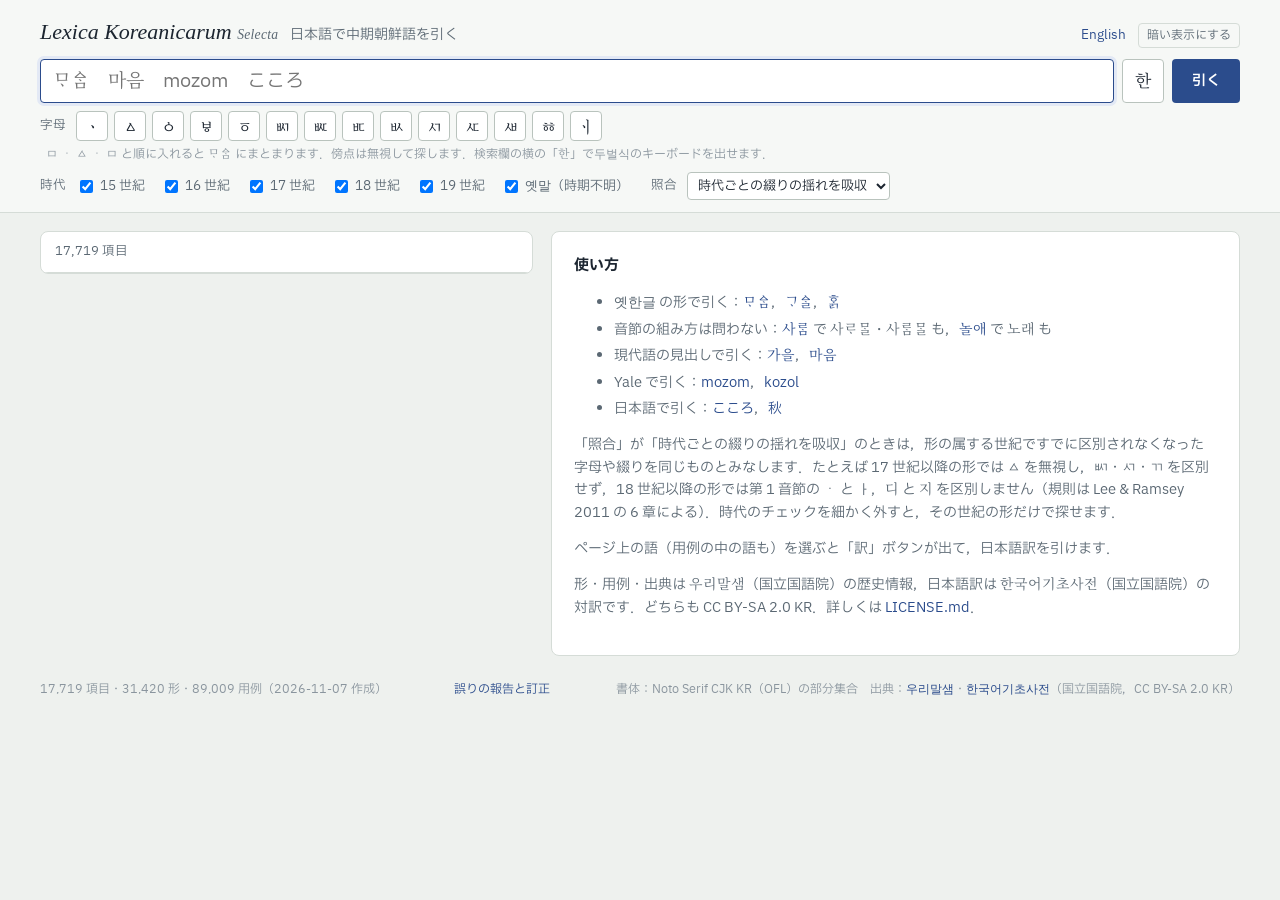
<file: index.html>
<!DOCTYPE html>
<html lang="ja">
<head>
<meta charset="UTF-8">
<meta name="viewport" content="width=device-width, initial-scale=1.0">
<title>日本語で中期朝鮮語を引く — Lexica Koreanicarum Selecta</title>
<meta name="description" content="우리말샘（国立国語院）の歴史情報から，15–19 世紀の朝鮮語の形と用例を引く検索ページ．">
<link rel="preload" href="fonts/hangul.woff" as="font" type="font/woff" crossorigin>
<link rel="preconnect" href="https://fonts.googleapis.com">
<link rel="preconnect" href="https://fonts.gstatic.com" crossorigin>
<link rel="stylesheet" href="https://fonts.googleapis.com/css2?family=IBM+Plex+Sans+JP:wght@400;500;600&display=swap">
<link rel="stylesheet" href="site.css">
<link rel="alternate" hreflang="en" href="en/">
</head>
<body>
<header class="top">
  <div class="wrap top-row">
    <div class="mark"><span class="mark-title">Lexica Koreanicarum <span class="mark-selecta">Selecta</span></span><span class="mark-sub">日本語で中期朝鮮語を引く</span></div>
    <span class="top-links"><a href="en/" hreflang="en" lang="en">English</a><button type="button" class="link-btn" id="theme">暗い表示にする</button></span>
  </div>
  <div class="wrap">
    <form id="f" class="query" autocomplete="off" role="search">
      <input id="q" class="field big" type="search" placeholder="ᄆᆞᅀᆞᆷ　마음　mozom　こころ" aria-label="語を入れる" autofocus>
      <button class="btn" type="submit">引く</button>
    </form>
    <div class="palette" aria-label="옛한글 の字母を入れる">
      <span class="label">字母</span>
      <button type="button" data-ins="ㆍ" title="아래아">ㆍ</button><button type="button" data-ins="ㅿ" title="반치음">ㅿ</button>
      <button type="button" data-ins="ㆁ" title="옛이응">ㆁ</button><button type="button" data-ins="ㅸ" title="순경음 비읍">ㅸ</button>
      <button type="button" data-ins="ㆆ" title="여린히읗">ㆆ</button><button type="button" data-ins="ㅴ" title="ㅂㅅㄱ">ㅴ</button>
      <button type="button" data-ins="ㅵ" title="ㅂㅅㄷ">ㅵ</button><button type="button" data-ins="ㅳ" title="ㅂㄷ">ㅳ</button>
      <button type="button" data-ins="ㅄ" title="ㅂㅅ">ㅄ</button><button type="button" data-ins="ㅺ" title="ㅅㄱ">ㅺ</button>
      <button type="button" data-ins="ㅼ" title="ㅅㄷ">ㅼ</button><button type="button" data-ins="ㅽ" title="ㅅㅂ">ㅽ</button>
      <button type="button" data-ins="ㆅ" title="쌍히읗">ㆅ</button><button type="button" data-ins="ㆎ" title="ㆍ+ㅣ">ㆎ</button>
      <span class="hint">ㅁ ㆍ ㅿ ㆍ ㅁ と順に入れると <span class="hangul">ᄆᆞᅀᆞᆷ</span> にまとまります．傍点は無視して探します．検索欄の横の「<span class="hangul">한</span>」で두벌식のキーボードを出せます．</span>
    </div>
    <div class="stages" role="group" aria-label="時代で絞る">
      <span class="label">時代</span>
      <label><input type="checkbox" value="0" checked> 15 世紀</label>
      <label><input type="checkbox" value="1" checked> 16 世紀</label>
      <label><input type="checkbox" value="3" checked> 17 世紀</label>
      <label><input type="checkbox" value="4" checked> 18 世紀</label>
      <label><input type="checkbox" value="5" checked> 19 世紀</label>
      <label><input type="checkbox" value="2" checked> 옛말（時期不明）</label>
      <span class="label sep">照合</span>
      <select id="mode" class="mode" aria-label="照合のしかた">
        <option value="era" selected>時代ごとの綴りの揺れを吸収</option>
        <option value="syl">音節の組み方だけ吸収</option>
        <option value="exact">表記どおり</option>
      </select>
    </div>
  </div>
</header>
<main class="wrap main">
  <section class="pane list-pane" aria-label="結果"><div class="pane-head"><span id="info">読み込み中…</span></div><ul id="results" class="list"></ul></section>
  <section class="pane detail-pane" aria-label="項目" id="detail">
    <div class="empty">
      <h2>使い方</h2>
      <ul>
        <li>옛한글 の形で引く：<a class="hangul" href="#q=ᄆᆞᅀᆞᆷ">ᄆᆞᅀᆞᆷ</a>，<a class="hangul" href="#q=ᄀᆞᅀᆞᆯ">ᄀᆞᅀᆞᆯ</a>，<a class="hangul" href="#q=ᄒᆞᆰ">ᄒᆞᆰ</a></li>
        <li>音節の組み方は問わない：<a class="hangul" href="#q=사ᄅᆞᆷ">사ᄅᆞᆷ</a> で <span class="hangul">사ᄅᆞᄆᆞᆯ・사ᄅᆞᆷᄆᆞᆯ</span> も，<a class="hangul" href="#q=놀애">놀애</a> で <span class="hangul">노래</span> も</li>
        <li>現代語の見出しで引く：<a class="hangul" href="#q=가을">가을</a>，<a class="hangul" href="#q=마음">마음</a></li>
        <li>Yale で引く：<a href="#q=mozom">mozom</a>，<a href="#q=kozol">kozol</a></li>
        <li>日本語で引く：<a href="#q=こころ">こころ</a>，<a href="#q=秋">秋</a></li>
      </ul>
      <p class="muted">「照合」が「時代ごとの綴りの揺れを吸収」のときは，形の属する世紀ですでに区別されなくなった字母や綴りを同じものとみなします．たとえば 17 世紀以降の形では ㅿ を無視し，ㅴ・ㅺ・ㄲ を区別せず，18 世紀以降の形では第 1 音節の ㆍ と ㅏ，<span class="hangul">디</span> と <span class="hangul">지</span> を区別しません（規則は Lee &amp; Ramsey 2011 の 6 章による）．時代のチェックを細かく外すと，その世紀の形だけで探せます．</p>
      <p class="muted">ページ上の語（用例の中の語も）を選ぶと「訳」ボタンが出て，日本語訳を引けます．</p>
      <p class="muted">形・用例・出典は <span class="hangul">우리말샘</span>（国立国語院）の歴史情報，日本語訳は <span class="hangul">한국어기초사전</span>（国立国語院）の対訳です．どちらも CC BY-SA 2.0 KR．詳しくは <a href="LICENSE.md">LICENSE.md</a>．</p>
    </div>
  </section>
</main>
<footer class="wrap foot">
  <span id="meta"></span>
  <a href="https://github.com/anti-tail/LexicaCoreanicarumSelecta/blob/main/CONTRIBUTING.md#日本語" rel="noopener">誤りの報告と訂正</a>
  <span>書体：Noto Serif CJK KR（OFL）の部分集合　出典：<a href="https://opendict.korean.go.kr/" rel="noopener">우리말샘</a>・<a href="https://krdict.korean.go.kr/" rel="noopener">한국어기초사전</a>（国立国語院，CC BY-SA 2.0 KR）</span>
</footer>
<script src="hkey.js"></script>
<script src="hangulkbd.js"></script>
<script src="site.js"></script>
</body>
</html>
</file>
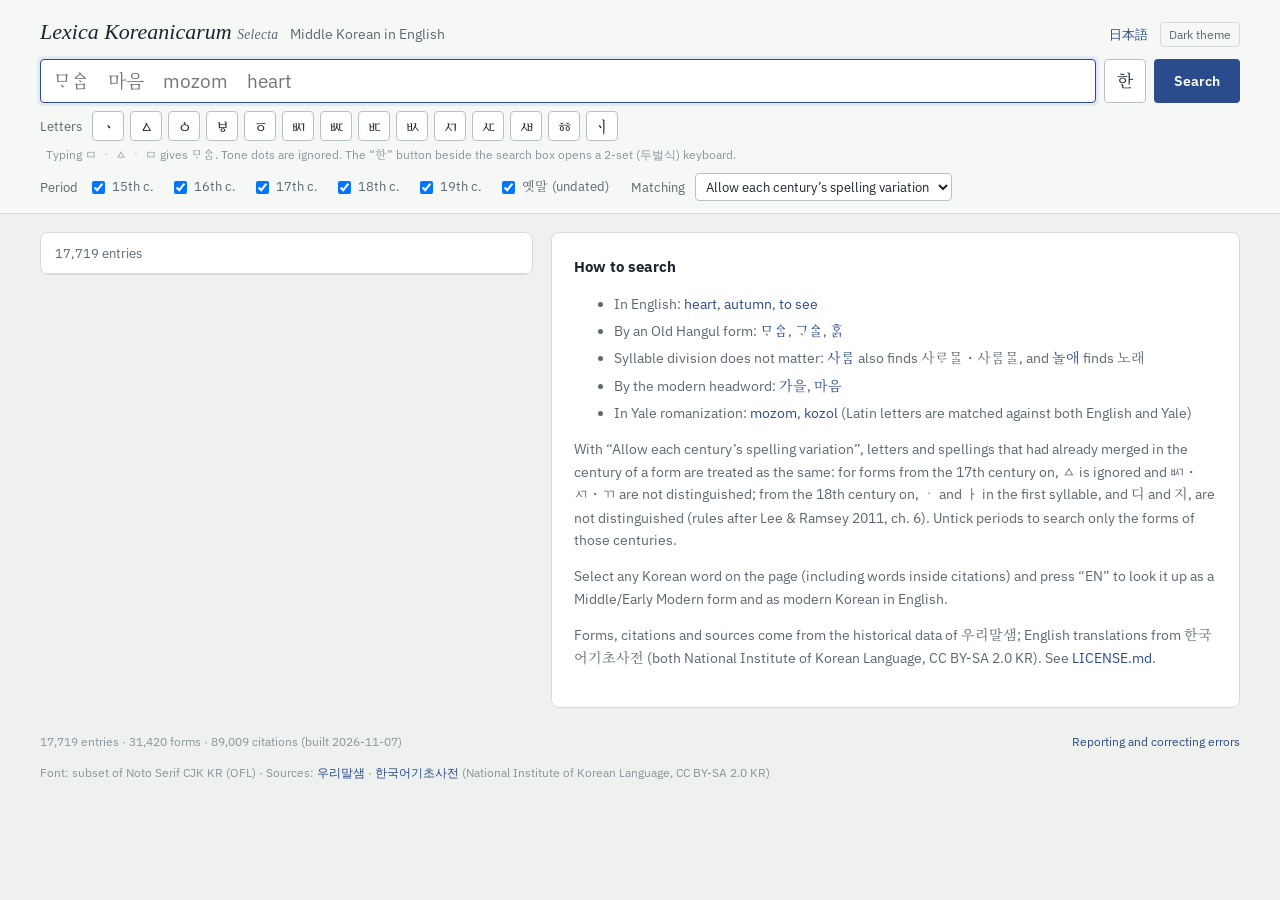
<file: en/index.html>
<!DOCTYPE html>
<html lang="en">
<head>
<meta charset="UTF-8">
<meta name="viewport" content="width=device-width, initial-scale=1.0">
<title>Middle Korean in English — Lexica Koreanicarum Selecta</title>
<meta name="description" content="Search 15th–19th century Korean forms and citations from the historical data of 우리말샘, in English.">
<link rel="preload" href="../fonts/hangul.woff" as="font" type="font/woff" crossorigin>
<link rel="preconnect" href="https://fonts.googleapis.com">
<link rel="preconnect" href="https://fonts.gstatic.com" crossorigin>
<link rel="stylesheet" href="https://fonts.googleapis.com/css2?family=IBM+Plex+Sans:wght@400;500;600&display=swap">
<link rel="stylesheet" href="../site.css">
<meta name="lexica-base" content="../">
<link rel="alternate" hreflang="ja" href="../">
<style>:root { --font-ui: "IBM Plex Sans", system-ui, -apple-system, "Segoe UI", sans-serif; }</style>
</head>
<body>
<header class="top">
  <div class="wrap top-row">
    <div class="mark"><span class="mark-title">Lexica Koreanicarum <span class="mark-selecta">Selecta</span></span><span class="mark-sub">Middle Korean in English</span></div>
    <span class="top-links"><a href="../" hreflang="ja" lang="ja">日本語</a><button type="button" class="link-btn" id="theme">Dark theme</button></span>
  </div>
  <div class="wrap">
    <form id="f" class="query" autocomplete="off" role="search">
      <input id="q" class="field big" type="search" placeholder="ᄆᆞᅀᆞᆷ　마음　mozom　heart" aria-label="Word to search" autofocus>
      <button class="btn" type="submit">Search</button>
    </form>
    <div class="palette" aria-label="Insert Old Hangul letters">
      <span class="label">Letters</span>
      <button type="button" data-ins="ㆍ" title="arae-a">ㆍ</button><button type="button" data-ins="ㅿ" title="banchieum">ㅿ</button>
      <button type="button" data-ins="ㆁ" title="yet-ieung">ㆁ</button><button type="button" data-ins="ㅸ" title="sungyeongeum bieup">ㅸ</button>
      <button type="button" data-ins="ㆆ" title="yeorin-hieut">ㆆ</button><button type="button" data-ins="ㅴ" title="ㅂㅅㄱ">ㅴ</button>
      <button type="button" data-ins="ㅵ" title="ㅂㅅㄷ">ㅵ</button><button type="button" data-ins="ㅳ" title="ㅂㄷ">ㅳ</button>
      <button type="button" data-ins="ㅄ" title="ㅂㅅ">ㅄ</button><button type="button" data-ins="ㅺ" title="ㅅㄱ">ㅺ</button>
      <button type="button" data-ins="ㅼ" title="ㅅㄷ">ㅼ</button><button type="button" data-ins="ㅽ" title="ㅅㅂ">ㅽ</button>
      <button type="button" data-ins="ㆅ" title="ssang-hieut">ㆅ</button><button type="button" data-ins="ㆎ" title="ㆍ+ㅣ">ㆎ</button>
      <span class="hint">Typing ㅁ ㆍ ㅿ ㆍ ㅁ gives <span class="hangul">ᄆᆞᅀᆞᆷ</span>. Tone dots are ignored. The “<span class="hangul">한</span>” button beside the search box opens a 2-set (두벌식) keyboard.</span>
    </div>
    <div class="stages" role="group" aria-label="Filter by period">
      <span class="label">Period</span>
      <label><input type="checkbox" value="0" checked> 15th c.</label>
      <label><input type="checkbox" value="1" checked> 16th c.</label>
      <label><input type="checkbox" value="3" checked> 17th c.</label>
      <label><input type="checkbox" value="4" checked> 18th c.</label>
      <label><input type="checkbox" value="5" checked> 19th c.</label>
      <label><input type="checkbox" value="2" checked> <span class="hangul">옛말</span> (undated)</label>
      <span class="label sep">Matching</span>
      <select id="mode" class="mode" aria-label="How to match forms">
        <option value="era" selected>Allow each century’s spelling variation</option>
        <option value="syl">Ignore syllable division only</option>
        <option value="exact">Exact spelling</option>
      </select>
    </div>
  </div>
</header>
<main class="wrap main">
  <section class="pane list-pane" aria-label="Results"><div class="pane-head"><span id="info">Loading…</span></div><ul id="results" class="list"></ul></section>
  <section class="pane detail-pane" aria-label="Entry" id="detail">
    <div class="empty">
      <h2>How to search</h2>
      <ul>
        <li>In English: <a href="#q=heart">heart</a>, <a href="#q=autumn">autumn</a>, <a href="#q=to see">to see</a></li>
        <li>By an Old Hangul form: <a class="hangul" href="#q=ᄆᆞᅀᆞᆷ">ᄆᆞᅀᆞᆷ</a>, <a class="hangul" href="#q=ᄀᆞᅀᆞᆯ">ᄀᆞᅀᆞᆯ</a>, <a class="hangul" href="#q=ᄒᆞᆰ">ᄒᆞᆰ</a></li>
        <li>Syllable division does not matter: <a class="hangul" href="#q=사ᄅᆞᆷ">사ᄅᆞᆷ</a> also finds <span class="hangul">사ᄅᆞᄆᆞᆯ・사ᄅᆞᆷᄆᆞᆯ</span>, and <a class="hangul" href="#q=놀애">놀애</a> finds <span class="hangul">노래</span></li>
        <li>By the modern headword: <a class="hangul" href="#q=가을">가을</a>, <a class="hangul" href="#q=마음">마음</a></li>
        <li>In Yale romanization: <a href="#q=mozom">mozom</a>, <a href="#q=kozol">kozol</a> (Latin letters are matched against both English and Yale)</li>
      </ul>
      <p class="muted">With “Allow each century’s spelling variation”, letters and spellings that had already merged in the century of a form are treated as the same: for forms from the 17th century on, ㅿ is ignored and ㅴ・ㅺ・ㄲ are not distinguished; from the 18th century on, ㆍ and ㅏ in the first syllable, and <span class="hangul">디</span> and <span class="hangul">지</span>, are not distinguished (rules after Lee &amp; Ramsey 2011, ch. 6). Untick periods to search only the forms of those centuries.</p>
      <p class="muted">Select any Korean word on the page (including words inside citations) and press “EN” to look it up as a Middle/Early Modern form and as modern Korean in English.</p>
      <p class="muted">Forms, citations and sources come from the historical data of <span class="hangul">우리말샘</span>; English translations from <span class="hangul">한국어기초사전</span> (both National Institute of Korean Language, CC BY-SA 2.0 KR). See <a href="LICENSE.md">LICENSE.md</a>.</p>
    </div>
  </section>
</main>
<footer class="wrap foot">
  <span id="meta"></span>
  <a href="https://github.com/anti-tail/LexicaCoreanicarumSelecta/blob/main/CONTRIBUTING.md#english" rel="noopener">Reporting and correcting errors</a>
  <span>Font: subset of Noto Serif CJK KR (OFL) · Sources: <a href="https://opendict.korean.go.kr/" rel="noopener">우리말샘</a> · <a href="https://krdict.korean.go.kr/" rel="noopener">한국어기초사전</a> (National Institute of Korean Language, CC BY-SA 2.0 KR)</span>
</footer>
<script src="../hkey.js"></script>
<script src="../hangulkbd.js" data-lang="en"></script>
<script src="../site.js"></script>
</body>
</html>
</file>
<file: site.css>
/* Lexica Koreanicarum Selecta — 中期朝鮮語検索（静的サイト）．本体 UI と同じ色と書体 */
/* 옛한글 を合成表示できる書体（Noto Serif CJK KR の部分集合）．ハングルの範囲だけに使う．
   옛한글 を含む要素には必ず .hangul（または --font-hangul）を付ける：iOS では system 書体に落ちると字母が音節にまとまらない */
@font-face {
  font-family: "LKS Hangul"; src: url("fonts/hangul.woff") format("woff"); font-display: swap;
  unicode-range: U+1100-11FF, U+302E-302F, U+3130-318F, U+A960-A97F, U+AC00-D7A3, U+D7B0-D7FF, U+25CC;
}
:root {
  --paper: #EEF1EE; --surface: #FFFFFF; --surface-2: #F6F8F6; --ink: #1C2530; --muted: #5B6873; --faint: #8A959E;
  --rule: #D5DCD7; --rule-strong: #B9C3BD; --indigo: #2B4C8C; --indigo-soft: #E3E9F5; --celadon: #4F806B; --celadon-soft: #DDEBE3;
  --ochre: #F0DC95; --ochre-ink: #6E5612; --plum: #5A3E8E; --plum-soft: #F1EDF8;
  --font-ui: "IBM Plex Sans JP", "Yu Gothic UI", "Hiragino Sans", "Noto Sans CJK JP", "Noto Sans JP", system-ui, sans-serif;
  --font-hangul: "LKS Hangul", "Noto Serif CJK KR", "Source Han Serif K", "Noto Serif KR", "HCR Batang", "함초롬바탕", "Noto Sans CJK KR", "Malgun Gothic", serif;
  --font-ipa: "Charis SIL", "Gentium Plus", "Doulos SIL", "Noto Serif", "Times New Roman", serif;
}
@media (prefers-color-scheme: dark) { :root:not([data-theme="light"]) {
  --paper: #12171C; --surface: #1A2027; --surface-2: #1F262E; --ink: #E2E7EA; --muted: #9AA6B0; --faint: #6F7B85; --rule: #2B343D; --rule-strong: #3A4550;
  --indigo: #93AEE8; --indigo-soft: #233150; --celadon: #8EC3AB; --celadon-soft: #1F3530; --ochre: #5C4B1C; --ochre-ink: #F1DC9B; --plum: #C3B2E8; --plum-soft: #2A2438; } }
:root[data-theme="dark"] {
  --paper: #12171C; --surface: #1A2027; --surface-2: #1F262E; --ink: #E2E7EA; --muted: #9AA6B0; --faint: #6F7B85; --rule: #2B343D; --rule-strong: #3A4550;
  --indigo: #93AEE8; --indigo-soft: #233150; --celadon: #8EC3AB; --celadon-soft: #1F3530; --ochre: #5C4B1C; --ochre-ink: #F1DC9B; --plum: #C3B2E8; --plum-soft: #2A2438; }
* { box-sizing: border-box; }
[hidden] { display: none !important; }
html, body { margin: 0; }
body { background: var(--paper); color: var(--ink); font: 14px/1.6 var(--font-ui); -webkit-font-smoothing: antialiased; }
a { color: var(--indigo); text-decoration: none; }
a:hover { text-decoration: underline; text-underline-offset: 3px; }
:focus-visible { outline: 2px solid var(--indigo); outline-offset: 2px; border-radius: 2px; }
.hangul { font-family: var(--font-hangul); }
.ipa { font-family: var(--font-ipa); }
.muted { color: var(--muted); } .faint { color: var(--faint); }
.wrap { max-width: 1240px; margin: 0 auto; padding: 0 20px; }

.top { background: var(--surface-2); border-bottom: 1px solid var(--rule); padding: 14px 0 12px; position: sticky; top: 0; z-index: 5; }
.top-row { display: flex; align-items: baseline; justify-content: space-between; margin-bottom: 10px; }
.mark { display: flex; align-items: baseline; gap: 12px; flex-wrap: wrap; }
.mark-title { font-family: var(--font-ipa); font-style: italic; font-size: 22px; }
.mark-selecta { font-size: .62em; letter-spacing: .02em; color: var(--muted); }
.mark-sub { color: var(--muted); }
.link-btn { white-space: nowrap; flex: none; background: none; border: 1px solid var(--rule); border-radius: 4px; color: var(--muted); padding: 2px 8px; cursor: pointer; font: inherit; font-size: 12px; }
.query { display: flex; gap: 8px; }
.field { height: 44px; padding: 0 12px; border: 1px solid var(--rule-strong); border-radius: 4px; background: var(--surface); color: var(--ink); font: inherit; }
.field.big { flex: 1; min-width: 0; font-size: 19px; font-family: "LKS Hangul", var(--font-ui); }
.field:focus { border-color: var(--indigo); outline: none; box-shadow: 0 0 0 3px var(--indigo-soft); }
.btn { height: 44px; padding: 0 20px; border: 0; border-radius: 4px; background: var(--indigo); color: var(--surface); font: inherit; font-weight: 600; cursor: pointer; }
.palette, .stages { display: flex; flex-wrap: wrap; gap: 4px 6px; align-items: center; margin-top: 8px; font-size: 13px; }
.palette button { font-family: var(--font-hangul); font-size: 16px; min-width: 32px; height: 30px; border: 1px solid var(--rule-strong); border-radius: 4px; background: var(--surface); color: var(--ink); cursor: pointer; }
.palette button:hover { border-color: var(--indigo); color: var(--indigo); }
.palette .hint { color: var(--faint); font-size: 12px; margin-left: 6px; }
.stages label { display: inline-flex; gap: 4px; align-items: center; margin-right: 10px; color: var(--muted); cursor: pointer; }
.label { color: var(--muted); font-size: 12.5px; margin-right: 4px; }
.label.sep { margin-left: 6px; }
.mode { height: 28px; border: 1px solid var(--rule-strong); border-radius: 4px; background: var(--surface); color: var(--ink); font: inherit; font-size: 13px; padding: 0 6px; }
tr.hit td { background: var(--ochre); color: var(--ochre-ink); }
tr.hit td .tag { background: var(--surface); }

.main { display: grid; grid-template-columns: minmax(300px, 5fr) minmax(0, 7fr); gap: 18px; padding-top: 18px; padding-bottom: 24px; align-items: start; }
.pane { background: var(--surface); border: 1px solid var(--rule); border-radius: 8px; min-width: 0; }
.pane-head { padding: 10px 14px; border-bottom: 1px solid var(--rule); color: var(--muted); font-size: 12.5px; }
.list-pane, .detail-pane { max-height: calc(100vh - var(--top-h, 190px) - 40px); overflow: auto; }
.detail-pane { position: sticky; top: calc(var(--top-h, 190px) + 18px); }
.list { list-style: none; margin: 0; padding: 0; }
.item { padding: 10px 14px; border-bottom: 1px solid var(--rule); cursor: pointer; }
.item:hover { background: var(--surface-2); }
.item[aria-selected="true"] { background: var(--indigo-soft); box-shadow: inset 3px 0 0 var(--indigo); }
.item-head { display: flex; gap: 8px; align-items: baseline; flex-wrap: wrap; }
.item-hw { font-family: var(--font-hangul); font-size: 19px; }
.item-old { font-family: var(--font-hangul); font-size: 17px; color: var(--plum); }
.item-ja { font-size: 12.5px; color: var(--muted); }
.item-gl { font-size: 12.5px; color: var(--faint); overflow: hidden; white-space: nowrap; text-overflow: ellipsis; }
.empty { padding: 22px; color: var(--muted); }
.empty h2 { font-size: 15px; color: var(--ink); margin: 0 0 8px; }
.empty li { margin: 4px 0; }

.entry { padding: 18px 20px; }
.entry-hw { font-family: var(--font-hangul); font-size: 34px; line-height: 1.2; }
.entry-hw small { font-size: 15px; color: var(--faint); margin-left: 6px; }
.entry-ja { font-weight: 600; margin-top: 4px; }
.entry-gl { color: var(--muted); max-width: 70ch; margin-top: 4px; }
.tag { display: inline-block; font-size: 11.5px; padding: 0 6px; height: 20px; line-height: 19px; border-radius: 3px; border: 1px solid var(--rule); color: var(--muted); background: var(--surface-2); margin-right: 4px; white-space: nowrap; }
.v-L { color: var(--plum); background: var(--plum-soft); border-color: transparent; font-weight: 600; }
.v-O { color: var(--plum); background: var(--plum-soft); border-color: transparent; }
.v-E { color: var(--indigo); background: var(--indigo-soft); border-color: transparent; font-weight: 600; }
h3 { font-size: 13px; color: var(--muted); font-weight: 600; margin: 22px 0 8px; }
h3 .n { color: var(--faint); font-weight: 400; margin-left: 6px; }
table { border-collapse: collapse; width: 100%; font-size: 13px; }
th { text-align: left; font-weight: 500; color: var(--muted); font-size: 12px; padding: 6px 8px; border-bottom: 1px solid var(--rule-strong); }
td { padding: 6px 8px; border-bottom: 1px solid var(--rule); vertical-align: baseline; }
td.hangul { font-size: 18px; }
td.ctx { font-family: var(--font-hangul); font-size: 15px; line-height: 1.7; }
td.num { white-space: nowrap; color: var(--muted); }
mark { background: var(--ochre); color: var(--ochre-ink); padding: 0 2px; border-radius: 2px; }
.foot { display: flex; justify-content: space-between; gap: 12px; flex-wrap: wrap; color: var(--faint); font-size: 12px; padding-bottom: 24px; }
@media (max-width: 900px) {
  .main { grid-template-columns: minmax(0, 1fr); }
  .list-pane, .detail-pane { max-height: none; position: static; }
  .top { position: static; }
  .palette .hint { display: none; }
}

/* 訳（選んだ語の日本語訳） */
.tr-btn { position: absolute; z-index: 20; height: 28px; padding: 0 12px; border-radius: 14px; border: 0; background: var(--indigo); color: var(--surface); font: inherit; font-size: 13px; font-weight: 600; cursor: pointer; box-shadow: 0 4px 12px -4px rgba(0,0,0,.3); }
.tr-pop { position: absolute; z-index: 21; width: min(420px, calc(100vw - 24px)); max-height: 60vh; overflow: auto; background: var(--surface); border: 1px solid var(--rule-strong); border-radius: 8px; box-shadow: 0 12px 32px -12px rgba(28,37,48,.35); }
.tr-head { display: flex; gap: 6px; padding: 10px; border-bottom: 1px solid var(--rule); position: sticky; top: 0; background: var(--surface); }
.tr-head input { flex: 1; min-width: 0; height: 34px; padding: 0 8px; border: 1px solid var(--rule-strong); border-radius: 4px; font: inherit; font-family: var(--font-hangul); font-size: 16px; background: var(--surface); color: var(--ink); }
.tr-head button { height: 34px; padding: 0 12px; border: 0; border-radius: 4px; background: var(--indigo); color: var(--surface); font: inherit; cursor: pointer; }
.tr-sec { padding: 6px 12px 0; font-size: 12px; color: var(--faint); }
.tr-hit { padding: 8px 12px; border-bottom: 1px solid var(--rule); }
.tr-hit:last-child { border-bottom: 0; }
.tr-hw { font-family: var(--font-hangul); font-size: 17px; }
.tr-ja { font-weight: 600; }
.tr-def { font-size: 12.5px; color: var(--muted); }
.tr-ko { font-size: 12px; color: var(--faint); }
.tr-foot { padding: 8px 12px; font-size: 12px; border-top: 1px solid var(--rule); display: flex; gap: 12px; flex-wrap: wrap; }
.loading { padding: 12px; color: var(--muted); }

/* 方言地図 */
.dmap { display: flex; gap: 16px; align-items: flex-start; flex-wrap: wrap; }
.dmap-svg { width: 260px; max-width: 100%; height: auto; flex: none; border: 1px solid var(--rule); border-radius: 6px; }
.dm-sea { fill: var(--surface-2); }
.dm-land { fill: var(--rule); stroke: var(--surface-2); stroke-width: .6; }
.dm-prov { fill: var(--surface); stroke: var(--rule-strong); stroke-width: .6; }
.dm-lit { fill: var(--indigo-soft); }
.dm-other { fill: var(--faint); stroke: var(--surface); stroke-width: .8; }
.dm-mark { transition: opacity .15s; }
.dm-mark.dim { opacity: .12; }
.dleg { list-style: none; margin: 0; padding: 0; flex: 1; min-width: 200px; max-height: 480px; overflow: auto; font-size: 13px; }
.dleg li { display: grid; grid-template-columns: 18px auto 1fr; gap: 2px 8px; align-items: baseline; padding: 4px 6px; border-radius: 4px; cursor: pointer; }
.dleg li:hover { background: var(--surface-2); }
.dleg li[aria-pressed="true"] { background: var(--indigo-soft); }
.dl-sym { align-self: center; display: flex; }
.dl-form { font-size: 16px; }
.dl-reg { color: var(--muted); font-size: 12px; }
.dmap-note { font-size: 12px; margin: 6px 0 0; }
.top-links { display: inline-flex; align-items: baseline; gap: 12px; font-size: 13px; }
/* 誤りの報告と訂正の印 */
.report { font-size: 12px; }
.tag.fixed { background: var(--celadon-soft); color: var(--celadon); border-color: transparent; }
tr.hidden-form td { opacity: .45; text-decoration: line-through; }
</file>
